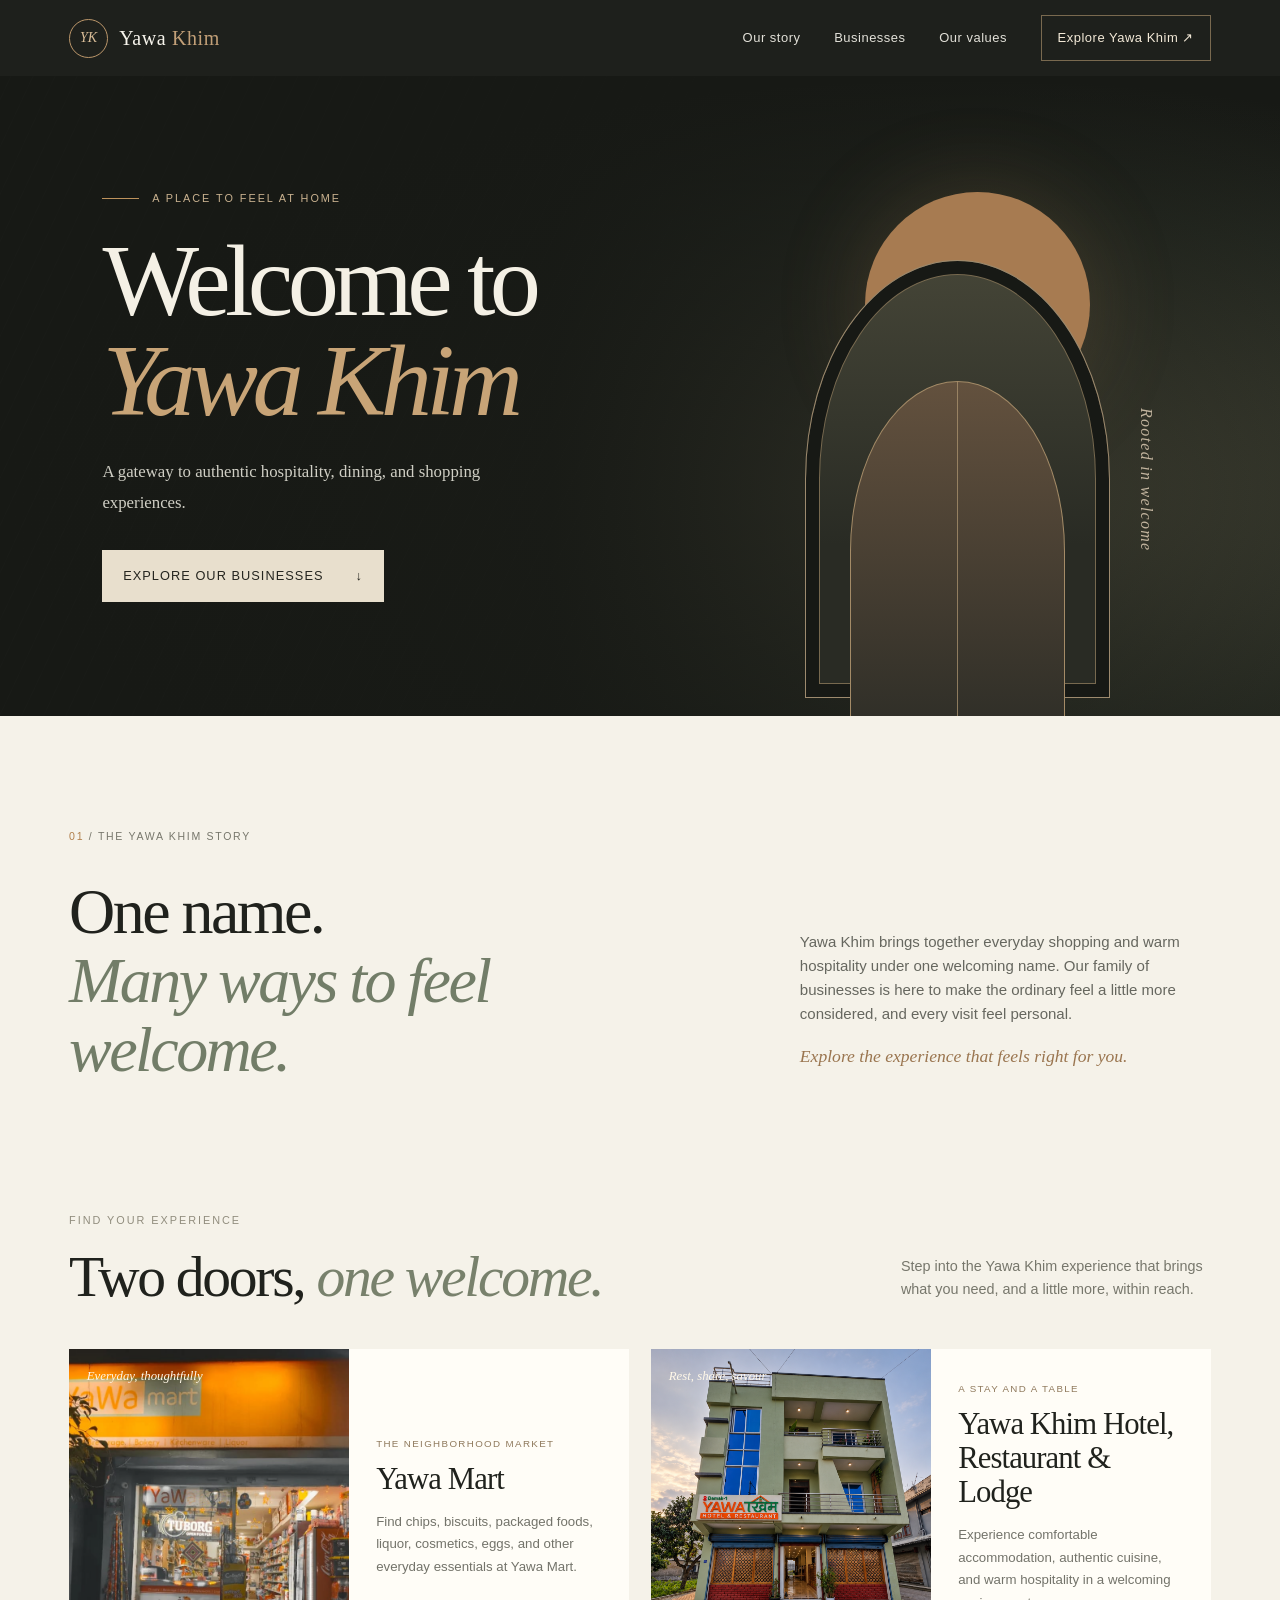
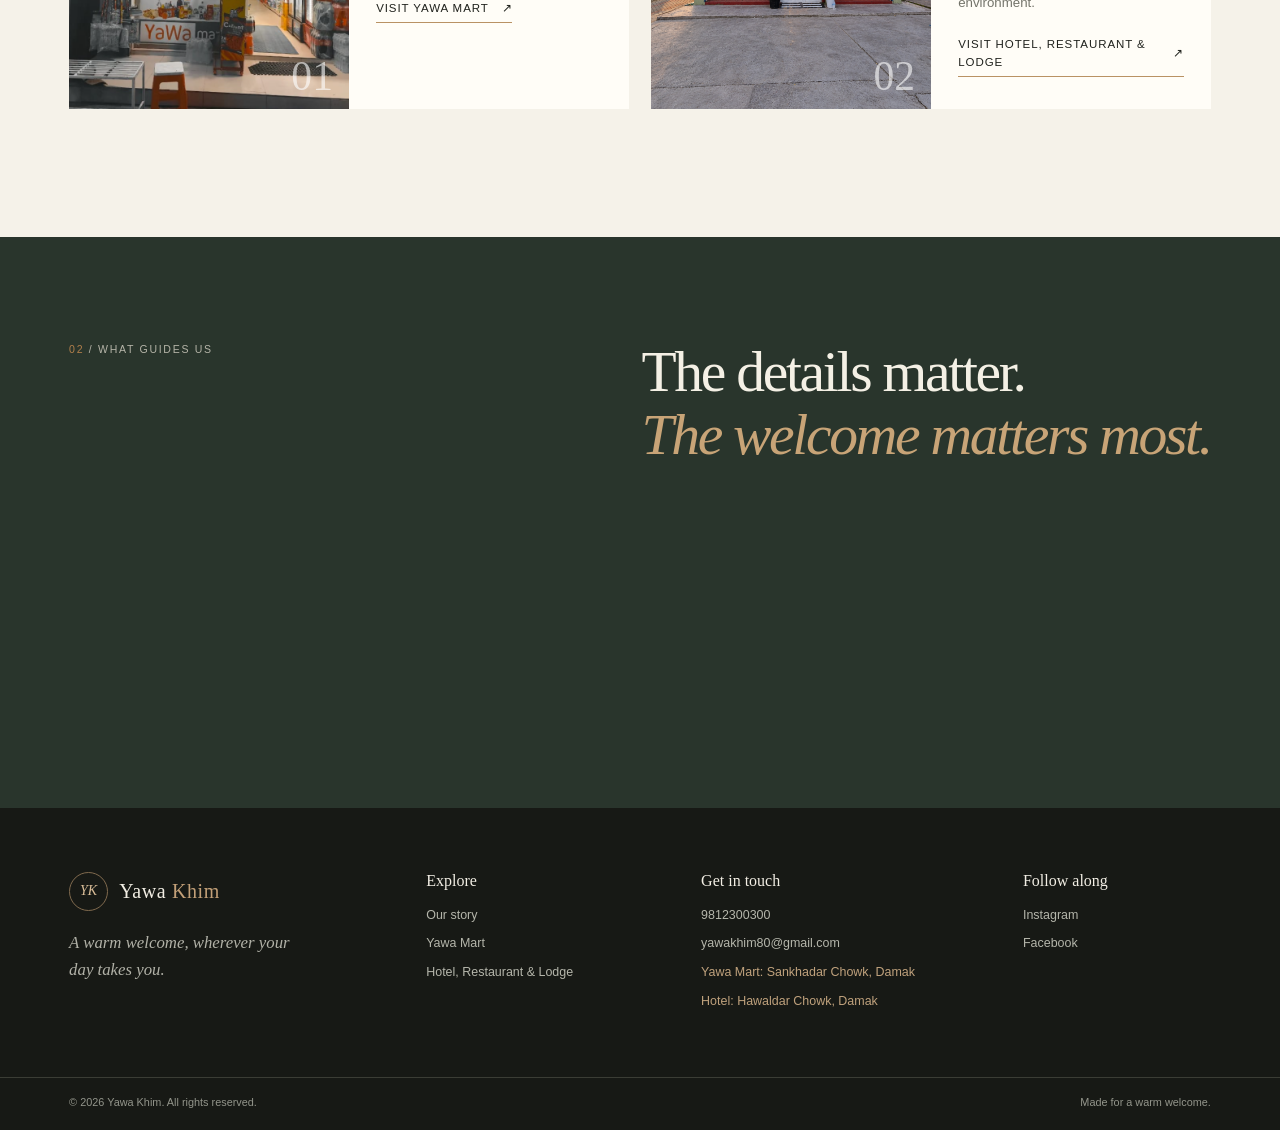
<file: index.html>
<!doctype html>
<html lang="en">
<head>
  <meta charset="utf-8">
  <meta name="viewport" content="width=device-width, initial-scale=1">
  <title>Yawa Khim — Hospitality, dining &amp; shopping</title>
  <meta name="description" content="Discover Yawa Khim: a parent brand bringing together Yawa Mart and Yawa Khim Hotel, Restaurant &amp; Lodge.">
  <meta name="theme-color" content="#171915">
  <meta property="og:type" content="website">
  <meta property="og:title" content="Yawa Khim — Hospitality, dining &amp; shopping">
  <meta property="og:description" content="A gateway to authentic hospitality, dining, and shopping experiences.">
  <meta property="og:url" content="https://yawakhim.com.np/">
  <link rel="icon" href="favicon.svg" type="image/svg+xml">
  <link rel="stylesheet" href="site.css?v=5">
  <script src="site.js?v=3" defer></script>
</head>
<body>
  <a class="skip-link" href="#main">Skip to content</a>
  <header class="site-header">
    <div class="header-inner">
      <a class="brand" href="./" aria-label="Yawa Khim home">
        <span class="brand-mark" aria-hidden="true">YK</span>
        <span class="brand-name">Yawa <span>Khim</span></span>
      </a>
      <button class="menu-toggle" type="button" aria-expanded="false" aria-controls="primary-navigation">
        <span class="sr-only">Open navigation menu</span><span class="menu-lines" aria-hidden="true"></span>
      </button>
      <nav class="primary-nav" id="primary-navigation" aria-label="Main navigation">
        <a href="#about">Our story</a>
        <a href="#businesses">Businesses</a>
        <a href="#values">Our values</a>
        <a class="nav-cta" href="#businesses">Explore Yawa Khim <span aria-hidden="true">↗</span></a>
      </nav>
    </div>
  </header>

  <main id="main">
    <section class="hero" aria-labelledby="hero-heading">
      <div class="hero-grain" aria-hidden="true"></div>
      <div class="hero-content">
        <p class="eyebrow"><span class="eyebrow-rule"></span> A place to feel at home</p>
        <h1 id="hero-heading">Welcome to<br><em>Yawa Khim</em></h1>
        <p class="hero-copy">A gateway to authentic hospitality, dining, and shopping experiences.</p>
        <a class="button button-light" href="#businesses">Explore Our Businesses <span aria-hidden="true">↓</span></a>
      </div>
      <div class="hero-art" aria-hidden="true">
        <div class="sun-disc"></div>
        <div class="arch arch-back"></div>
        <div class="arch arch-front"><span class="arch-line"></span></div>
        <span class="art-caption">Rooted in welcome</span>
      </div>
    </section>

    <section class="intro section-wrap" id="about" aria-labelledby="about-heading">
      <div class="section-label"><span>01</span> / The Yawa Khim story</div>
      <div class="intro-body">
        <h2 id="about-heading">One name.<br><em>Many ways to feel welcome.</em></h2>
        <div class="intro-copy">
          <p>Yawa Khim brings together everyday shopping and warm hospitality under one welcoming name. Our family of businesses is here to make the ordinary feel a little more considered, and every visit feel personal.</p>
          <p class="small-note">Explore the experience that feels right for you.</p>
        </div>
      </div>
    </section>

    <section class="businesses section-wrap" id="businesses" aria-labelledby="businesses-heading">
      <div class="section-heading">
        <div><p class="eyebrow dark-eyebrow">Find your experience</p><h2 id="businesses-heading">Two doors, <em>one welcome.</em></h2></div>
        <p>Step into the Yawa Khim experience that brings what you need, and a little more, within reach.</p>
      </div>
      <div class="business-grid">
        <article class="business-card mart-card">
          <div class="card-art mart-art">
            <img class="mart-art-image" src="yawa-mart-feature.jpg" alt="Yawa Mart">
            <span class="art-tag">Everyday, thoughtfully</span>
            <span class="card-number">01</span>
          </div>
          <div class="card-content">
            <p class="card-kicker">The neighborhood market</p>
            <h3>Yawa Mart</h3>
            <p>Find chips, biscuits, packaged foods, liquor, cosmetics, eggs, and other everyday essentials at Yawa Mart.</p>
            <a class="text-link" href="mart.html">Visit Yawa Mart <span aria-hidden="true">↗</span></a>
          </div>
        </article>
        <article class="business-card hotel-card">
          <div class="card-art hotel-art">
            <img class="hotel-art-image" src="Modern%20YAWA%20Hotel%20Facade%20at%20Twilight.png" alt="Yawa Khim Hotel facade at twilight">
            <span class="art-tag">Rest, share, savour</span>
            <span class="card-number">02</span>
          </div>
          <div class="card-content">
            <p class="card-kicker">A stay and a table</p>
            <h3>Yawa Khim Hotel,<br>Restaurant &amp; Lodge</h3>
            <p>Experience comfortable accommodation, authentic cuisine, and warm hospitality in a welcoming environment.</p>
            <a class="text-link" href="hotel.html">Visit Hotel, Restaurant &amp; Lodge <span aria-hidden="true">↗</span></a>
          </div>
        </article>
      </div>
    </section>

    <section class="values" id="values" aria-labelledby="values-heading">
      <div class="section-wrap">
        <div class="values-top"><div class="section-label light-label"><span>02</span> / What guides us</div><h2 id="values-heading">The details matter.<br><em>The welcome matters most.</em></h2></div>
        <div class="values-grid">
          <article class="value-item"><span class="value-icon" aria-hidden="true"><svg viewBox="0 0 48 48"><path d="M24 5 39 11v11c0 10-6 17-15 21C15 39 9 32 9 22V11l15-6Z"/><path d="m17 23 5 5 10-11"/></svg></span><h3>Trusted Local Brand</h3><p>A familiar name, grounded in the community we serve.</p></article>
          <article class="value-item"><span class="value-icon" aria-hidden="true"><svg viewBox="0 0 48 48"><path d="M7 17h34v23H7zM11 17l4-9h18l4 9"/><path d="M16 28h16M16 34h10"/></svg></span><h3>Quality Service</h3><p>Care and attention in every interaction, large or small.</p></article>
          <article class="value-item"><span class="value-icon" aria-hidden="true"><svg viewBox="0 0 48 48"><path d="M24 40S8 31 8 19a9 9 0 0 1 16-6 9 9 0 0 1 16 6c0 12-16 21-16 21Z"/><path d="M17 25h5l3-7 4 12 3-5h4"/></svg></span><h3>Authentic Hospitality</h3><p>A genuine welcome that makes room for everyone.</p></article>
          <article class="value-item"><span class="value-icon" aria-hidden="true"><svg viewBox="0 0 48 48"><circle cx="20" cy="17" r="8"/><path d="M5 41c1-8 6-12 15-12s14 4 15 12M35 14h8M39 10v8M35 28l5 5 5-5"/></svg></span><h3>Customer First Experience</h3><p>Thoughtful choices shaped around the people who visit.</p></article>
        </div>
      </div>
    </section>
  </main>

  <footer class="site-footer">
    <div class="footer-main section-wrap">
      <div class="footer-brand">
        <a class="brand brand-footer" href="./"><span class="brand-mark" aria-hidden="true">YK</span><span class="brand-name">Yawa <span>Khim</span></span></a>
        <p>A warm welcome, wherever your day takes you.</p>
        <a class="admin-entry" href="manage.html" hidden>Admin login</a>
      </div>
      <div class="footer-col"><h2>Explore</h2><a href="#about">Our story</a><a href="mart.html">Yawa Mart</a><a href="hotel.html">Hotel, Restaurant &amp; Lodge</a></div>
      <div class="footer-col"><h2>Get in touch</h2><a href="tel:9812300300">9812300300</a><a href="mailto:yawakhim80@gmail.com">yawakhim80@gmail.com</a><p class="placeholder">Yawa Mart: Sankhadar Chowk, Damak</p><p class="placeholder">Hotel: Hawaldar Chowk, Damak</p></div>
      <div class="footer-col"><h2>Follow along</h2><a href="https://www.instagram.com/yawakhim?rpxt=MTFqMm5iMWcycmN1OQ==" target="_blank" rel="noopener noreferrer">Instagram</a><a href="https://www.facebook.com/share/1T5kFbMKbq/" target="_blank" rel="noopener noreferrer">Facebook</a></div>
    </div>
    <div class="footer-bottom section-wrap"><span>© <span data-year>2026</span> Yawa Khim. All rights reserved.</span><span>Made for a warm welcome.</span></div>
  </footer>
</body>
</html>
</file>
<file: site.css>
:root{color-scheme:light;--ink:#20221d;--paper:#f5f2e9;--cream:#e9e3d5;--green:#39483b;--gold:#bd925c;--serif:Georgia,"Times New Roman",serif;--sans:Arial,Helvetica,sans-serif}
@view-transition{navigation:auto}
::view-transition-old(root){animation:page-out .18s ease both}
::view-transition-new(root){animation:page-in .3s ease both}
@keyframes page-out{to{opacity:0}}
@keyframes page-in{from{opacity:0}to{opacity:1}}
*{box-sizing:border-box}
html{scroll-behavior:smooth;scroll-padding-top:6rem}
body{margin:0;background:var(--paper);color:var(--ink);font-family:var(--sans);line-height:1.6}
a{color:inherit}
a:focus-visible,button:focus-visible{outline:3px solid #d59b5e;outline-offset:4px}
.skip-link{position:absolute;z-index:20;left:1rem;top:-5rem;padding:.7rem 1rem;background:#fff;color:#111}
.skip-link:focus{top:1rem}
.sr-only{position:absolute;width:1px;height:1px;padding:0;margin:-1px;overflow:hidden;clip:rect(0,0,0,0);white-space:nowrap;border:0}
.site-header{position:sticky;z-index:10;top:0;background:rgba(23,25,21,.97);color:#f7f4ec}
.header-inner{max-width:1280px;min-height:76px;margin:auto;padding:0 5.4%;display:flex;align-items:center;justify-content:space-between}
.brand{display:inline-flex;align-items:center;gap:.7rem;text-decoration:none}
.brand-mark{display:grid;place-items:center;width:39px;height:39px;border:1px solid #ba9569;border-radius:50%;font:italic 14px var(--serif);color:#d9bd98}
.brand-name{font:20px var(--serif);letter-spacing:.03em}.brand-name span{color:#c3a078}
.primary-nav{display:flex;gap:2.1rem;align-items:center}
.primary-nav a{text-decoration:none;font-size:.81rem;letter-spacing:.04em;color:#e3e1d9;transition:color .2s}
.primary-nav a:hover{color:#d9b786}
.primary-nav .nav-cta{padding:.7rem 1rem;border:1px solid #79694f;color:#f4ead8}
.menu-toggle{display:none;border:0;background:none;color:inherit;padding:.6rem}
.hero{min-height:640px;position:relative;overflow:hidden;display:flex;align-items:center;background:#171915;color:#f4f0e5;padding:6rem max(8%,calc((100vw - 1180px)/2))}
.hero:before{content:"";position:absolute;inset:0;background:linear-gradient(90deg,rgba(23,25,21,.98) 0%,rgba(23,25,21,.93) 43%,rgba(23,25,21,.18) 100%),radial-gradient(ellipse at 75% 65%,#4a4939 0%,#252921 48%,transparent 70%)}
.hero-grain{position:absolute;inset:0;opacity:.14;background-image:repeating-linear-gradient(115deg,transparent 0 9px,rgba(255,255,255,.07) 10px,transparent 11px 20px);mask-image:linear-gradient(90deg,#000,transparent)}
.hero-content{position:relative;z-index:2;max-width:650px}
.eyebrow{display:flex;align-items:center;gap:.8rem;margin:0 0 1.5rem;color:#c9b18f;text-transform:uppercase;letter-spacing:.18em;font-size:.68rem}
.eyebrow-rule{width:37px;height:1px;background:#bd925c}
h1,h2,h3,p{margin-top:0}
.hero h1{font:clamp(3.6rem,8vw,7.3rem)/.98 var(--serif);font-weight:400;letter-spacing:-.055em;margin:0}
.hero h1 em,h2 em{font-weight:400;color:#c8a477}
.hero-copy{font:1.05rem/1.8 var(--serif);color:#d0cfc5;max-width:440px;margin:1.6rem 0 2rem}
.button{display:inline-flex;gap:2rem;align-items:center;padding:1rem 1.3rem;text-decoration:none;font-size:.8rem;letter-spacing:.08em;text-transform:uppercase;transition:transform .2s,background .2s}
.button:hover{transform:translateY(-2px)}
.button-light{background:#e8dfcd;color:#25251f}
.hero-art{position:absolute;right:9%;top:12%;width:min(42vw,500px);height:76%;min-height:420px}
.sun-disc{position:absolute;width:45%;aspect-ratio:1;border-radius:50%;background:#a77b51;top:8%;right:15%;box-shadow:0 0 90px #bd925c35}
.arch{position:absolute;bottom:-12%;height:90%;width:61%;border-radius:50% 50% 0 0}
.arch-back{right:11%;border:1px solid #9d8a6e;background:linear-gradient(180deg,#454537 0%,#292b24 65%);box-shadow:inset 0 0 0 13px #171915, inset 0 0 0 14px #77694f}
.arch-front{right:20%;bottom:-17%;height:70%;width:43%;border:1px solid #a48b67;background:linear-gradient(180deg,#63513e,#302f28);border-bottom:0}
.arch-line{position:absolute;top:0;left:50%;height:100%;border-left:1px solid #ad9470;opacity:.75}
.art-caption{position:absolute;right:2%;bottom:18%;writing-mode:vertical-rl;font:italic 1rem var(--serif);letter-spacing:.08em;color:#c2b49e}
.section-wrap{max-width:1280px;margin:auto;padding-left:5.4%;padding-right:5.4%}
.intro{padding-top:7rem;padding-bottom:7rem}
.section-label{color:#77776c;text-transform:uppercase;font-size:.66rem;letter-spacing:.16em}.section-label span{color:#b17f4b}
.intro-body{display:grid;grid-template-columns:1.2fr .8fr;gap:10%;align-items:end;margin-top:2rem}
.intro h2,.section-heading h2,.values h2{font:clamp(2.6rem,5vw,4.6rem)/1.08 var(--serif);letter-spacing:-.04em;margin:0}
.intro h2 em{color:#727d68}
.intro-copy{max-width:440px;color:#66675f;font-size:.94rem}
.intro-copy p:first-child{margin-bottom:1.2rem}
.small-note{font:italic 1.1rem var(--serif);color:#9a754f}
.businesses{padding-top:1rem;padding-bottom:8rem}
.section-heading{display:flex;justify-content:space-between;align-items:end;gap:2rem;margin-bottom:2.6rem}
.dark-eyebrow{color:#918d7e;margin-bottom:1rem}
.section-heading h2{font-size:clamp(2.4rem,4.5vw,4rem)}
.section-heading h2 em{color:#78816c}
.section-heading>p{max-width:310px;color:#77776c;font-size:.9rem;margin:0 0 .4rem}
.business-grid{display:grid;grid-template-columns:1fr 1fr;gap:1.4rem}
.business-card{background:#fffdf7;display:grid;grid-template-columns:1fr 1fr;min-height:360px;overflow:hidden}
.card-art{position:relative;min-height:100%;overflow:hidden}
.mart-art{background:linear-gradient(145deg,#8b9b70,#435848)}
.mart-art-image{position:absolute;inset:0;width:100%;height:100%;object-fit:cover;object-position:72% center}
.mart-sun{position:absolute;width:47%;aspect-ratio:1;border-radius:50%;background:#ddc58c;top:12%;left:18%;opacity:.9}
.produce{position:absolute;bottom:-8%;border-radius:50% 50% 2px 2px;box-shadow:inset -12px 0 25px #0002}
.produce-one{height:56%;width:31%;left:13%;background:#a6523c;transform:rotate(-12deg)}
.produce-two{height:68%;width:32%;left:39%;background:#bd9452;transform:rotate(8deg)}
.produce-three{height:48%;width:31%;left:64%;background:#557451;transform:rotate(15deg)}
.hotel-art{background:linear-gradient(145deg,#b0845e,#5a4839)}
.hotel-art-image{position:absolute;inset:0;width:100%;height:100%;object-fit:cover;object-position:center}
.art-tag{position:absolute;top:1.2rem;left:1.1rem;font:italic .8rem var(--serif);color:#fff8e9;z-index:1}
.card-number{position:absolute;right:1rem;bottom:.6rem;font:2.6rem var(--serif);color:#fff9;z-index:1}
.card-content{align-self:center;padding:2rem 1.7rem}
.card-kicker{text-transform:uppercase;letter-spacing:.14em;font-size:.61rem;color:#8f795c;margin-bottom:.7rem}
.card-content h3{font:clamp(1.7rem,2.4vw,2.35rem)/1.1 var(--serif);letter-spacing:-.03em;margin:0 0 .9rem}
.card-content>p:not(.card-kicker){color:#73736a;font-size:.83rem;line-height:1.7}
.text-link{display:inline-flex;gap:.8rem;align-items:center;padding-top:.45rem;text-decoration:none;font-size:.72rem;letter-spacing:.08em;text-transform:uppercase;border-bottom:1px solid #b99264;padding-bottom:.3rem}
.text-link:hover{color:#8e6741}
.values{background:#29352c;color:#f4f0e5;padding:6.5rem 0 7rem}
.values-top{display:flex;justify-content:space-between;align-items:start;gap:2rem}
.light-label{color:#b5b4a8}
.values h2{font-size:clamp(2.5rem,4.5vw,4.2rem)}
.values h2 em{color:#c8a477}
.values-grid{display:grid;grid-template-columns:repeat(4,1fr);gap:2rem;margin-top:4.5rem}
.value-icon{display:grid;place-items:center;width:48px;height:48px;margin-bottom:1.4rem;border:1px solid #829080;border-radius:50%}
.value-icon svg{width:26px;height:26px;fill:none;stroke:#d7bd98;stroke-width:1.5;stroke-linecap:round;stroke-linejoin:round}
.value-item h3{font:1.25rem var(--serif);margin-bottom:.55rem}
.value-item p{max-width:220px;color:#c1c3b9;font-size:.81rem;line-height:1.65}
.site-footer{background:#171915;color:#f2eee4}
.footer-main{display:grid;grid-template-columns:1.35fr 1fr 1.2fr .8fr;gap:2.5rem;padding-top:4rem;padding-bottom:3.5rem}
.brand-footer .brand-mark{border-color:#806a4e}
.admin-entry{margin-top:.65rem;padding:0;border:0;background:none;color:#93958b;font: .65rem var(--sans);text-decoration:underline;text-underline-offset:3px;cursor:pointer}
.admin-entry:hover{color:#d9b786}
.admin-entry:focus-visible{outline:2px solid #d59b5e;outline-offset:3px}
.admin-entry[hidden]{display:none}
.footer-brand>p{max-width:230px;color:#b1b1a7;font:italic 1.05rem/1.6 var(--serif);margin-top:1.2rem}
.footer-col h2{font:1rem var(--serif);margin-bottom:1rem}
.footer-col a,.footer-col p{display:block;color:#b5b6ab;text-decoration:none;font-size:.78rem;margin-bottom:.55rem}
.footer-col a:hover{color:#d6b17e}
.placeholder{color:#c0a27d!important}
.footer-bottom{padding-top:1rem;padding-bottom:1.2rem;border-top:1px solid #3b3d35;display:flex;justify-content:space-between;color:#93958b;font-size:.68rem}
.js .reveal{opacity:0;transform:translateY(14px);transition:opacity .55s ease,transform .55s ease}
.js .reveal.is-visible{opacity:1;transform:none}
@media(max-width:850px){.hero-art{right:-2%;opacity:.75}.hero:before{background:linear-gradient(90deg,rgba(23,25,21,.98),rgba(23,25,21,.8) 60%,rgba(23,25,21,.38))}.business-card{grid-template-columns:1fr}.card-art{min-height:230px}.card-content{padding:1.7rem}.values-grid{grid-template-columns:repeat(2,1fr)}.footer-main{grid-template-columns:1fr 1fr}.intro-body{gap:5%}}
@media(max-width:1250px){.business-grid{grid-template-columns:1fr}}
@media(max-width:640px){.header-inner{min-height:68px;padding:0 5%}.js .menu-toggle{display:block}.menu-lines,.menu-lines:before,.menu-lines:after{display:block;width:23px;height:1px;background:#f4f0e5;position:relative;transition:transform .2s}.menu-lines:before,.menu-lines:after{content:"";position:absolute;left:0}.menu-lines:before{top:-7px}.menu-lines:after{top:7px}.menu-toggle[aria-expanded=true] .menu-lines{background:transparent}.menu-toggle[aria-expanded=true] .menu-lines:before{top:0;transform:rotate(45deg)}.menu-toggle[aria-expanded=true] .menu-lines:after{top:0;transform:rotate(-45deg)}.primary-nav{position:absolute;left:0;right:0;top:100%;padding:1rem 5% 1.5rem;background:#171915;flex-direction:column;align-items:stretch;gap:0;border-top:1px solid #34362f}.js .primary-nav{display:none}.js .primary-nav.is-open{display:flex}.primary-nav a{padding:.9rem .2rem}.primary-nav .nav-cta{margin-top:.6rem;text-align:center}.hero{min-height:620px;padding:5.5rem 7% 7rem}.hero h1{font-size:clamp(3.5rem,17vw,5.4rem)}.hero-copy{max-width:350px}.hero-art{width:75vw;right:-20%;top:24%;opacity:.45}.intro{padding-top:4.5rem;padding-bottom:4.5rem}.intro-body{grid-template-columns:1fr;gap:1.5rem;margin-top:1.5rem}.intro h2{font-size:3rem}.businesses{padding-bottom:5rem}.section-heading{display:block}.section-heading>p{margin-top:1rem}.business-grid{grid-template-columns:1fr;gap:1rem}.business-card{grid-template-columns:43% 57%;min-height:300px}.card-art{min-height:100%}.card-content{padding:1.3rem}.card-content h3{font-size:1.75rem}.values{padding:4.5rem 0}.values-top{display:block}.values h2{margin-top:1.7rem}.values-grid{gap:2rem 1.2rem;margin-top:3rem}.value-item h3{font-size:1.1rem}.footer-main{grid-template-columns:1fr 1fr;gap:2rem 1rem;padding-top:3rem}.footer-brand{grid-column:1/-1}.footer-bottom{gap:1rem;flex-direction:column}}
@media(max-width:390px){.business-card{grid-template-columns:1fr}.card-art{min-height:190px}.card-content{padding:1.4rem}.values-grid{grid-template-columns:1fr}.value-item p{max-width:300px}}
@media(prefers-reduced-motion:reduce){html{scroll-behavior:auto}*,*::before,*::after{animation-duration:.01ms!important;animation-iteration-count:1!important;transition-duration:.01ms!important;scroll-behavior:auto!important}}
@media(prefers-reduced-motion:reduce){::view-transition-old(root),::view-transition-new(root){animation:none}}
</file>
